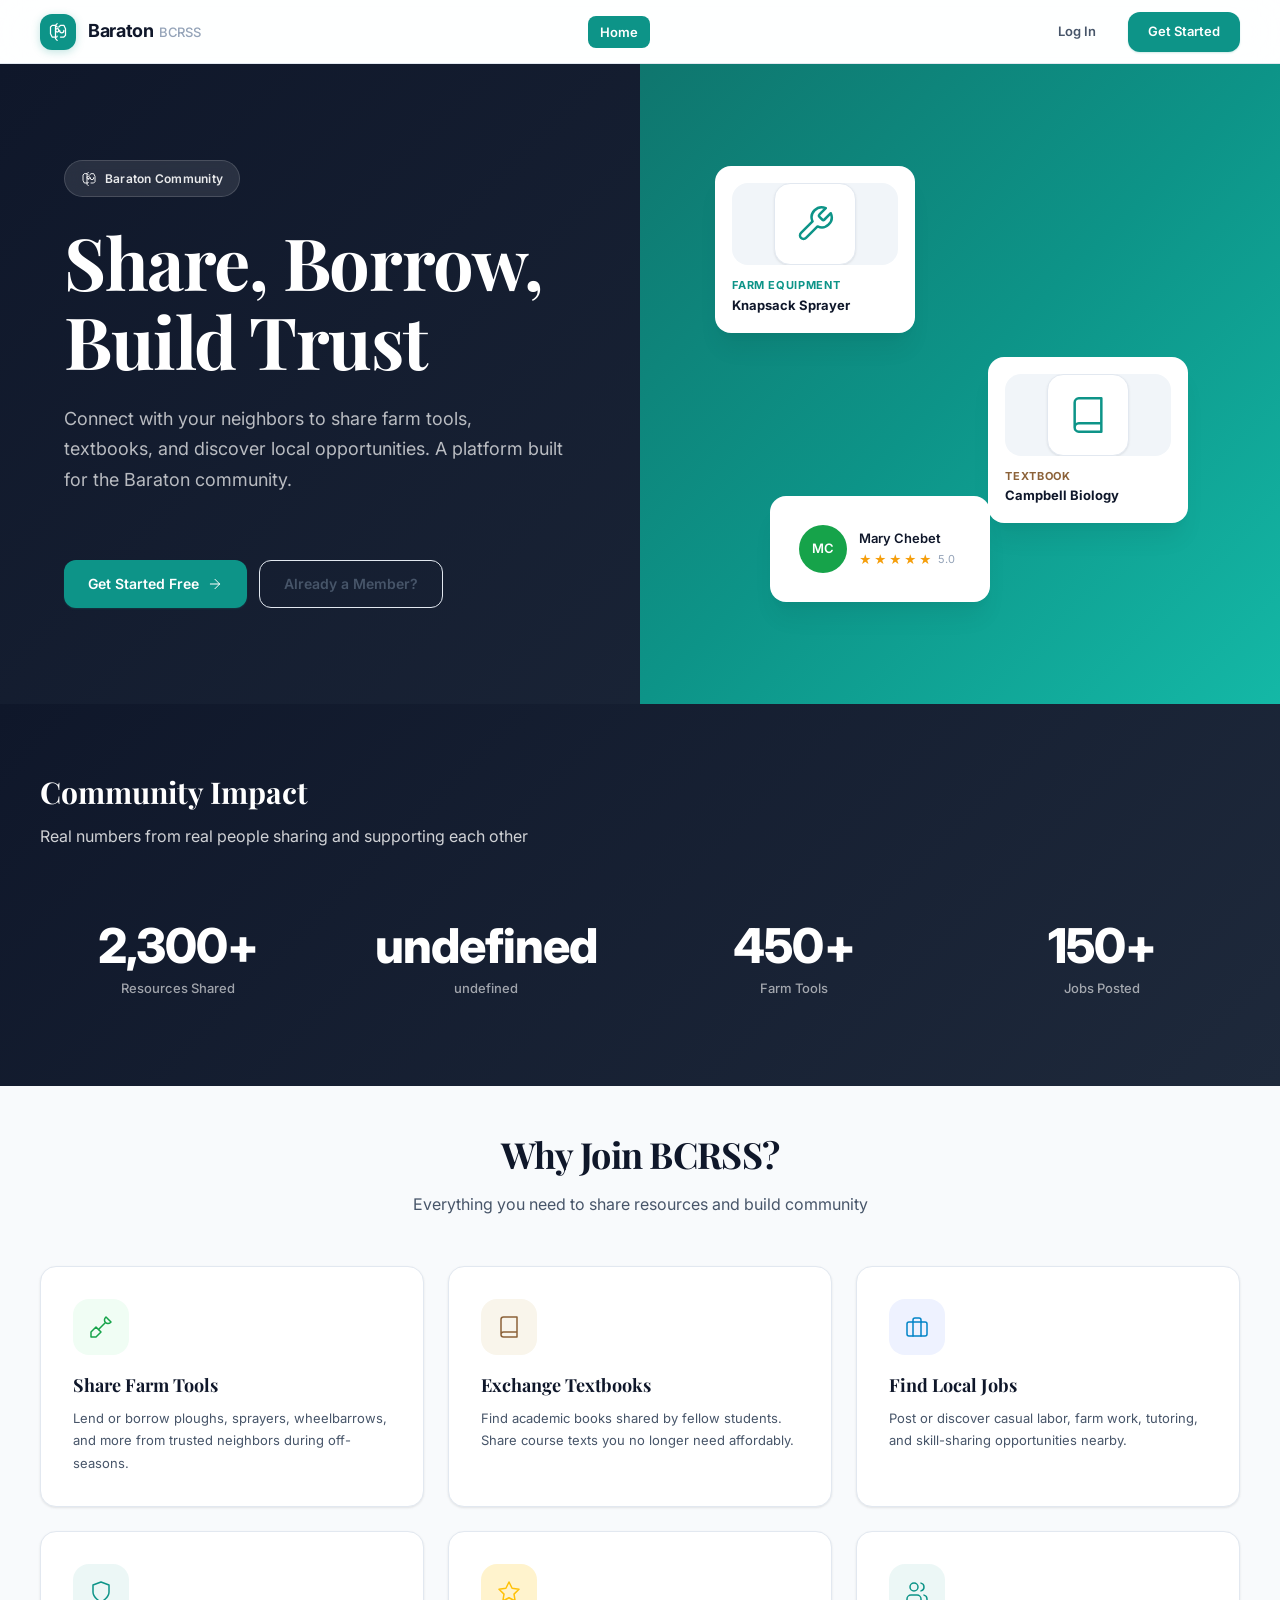
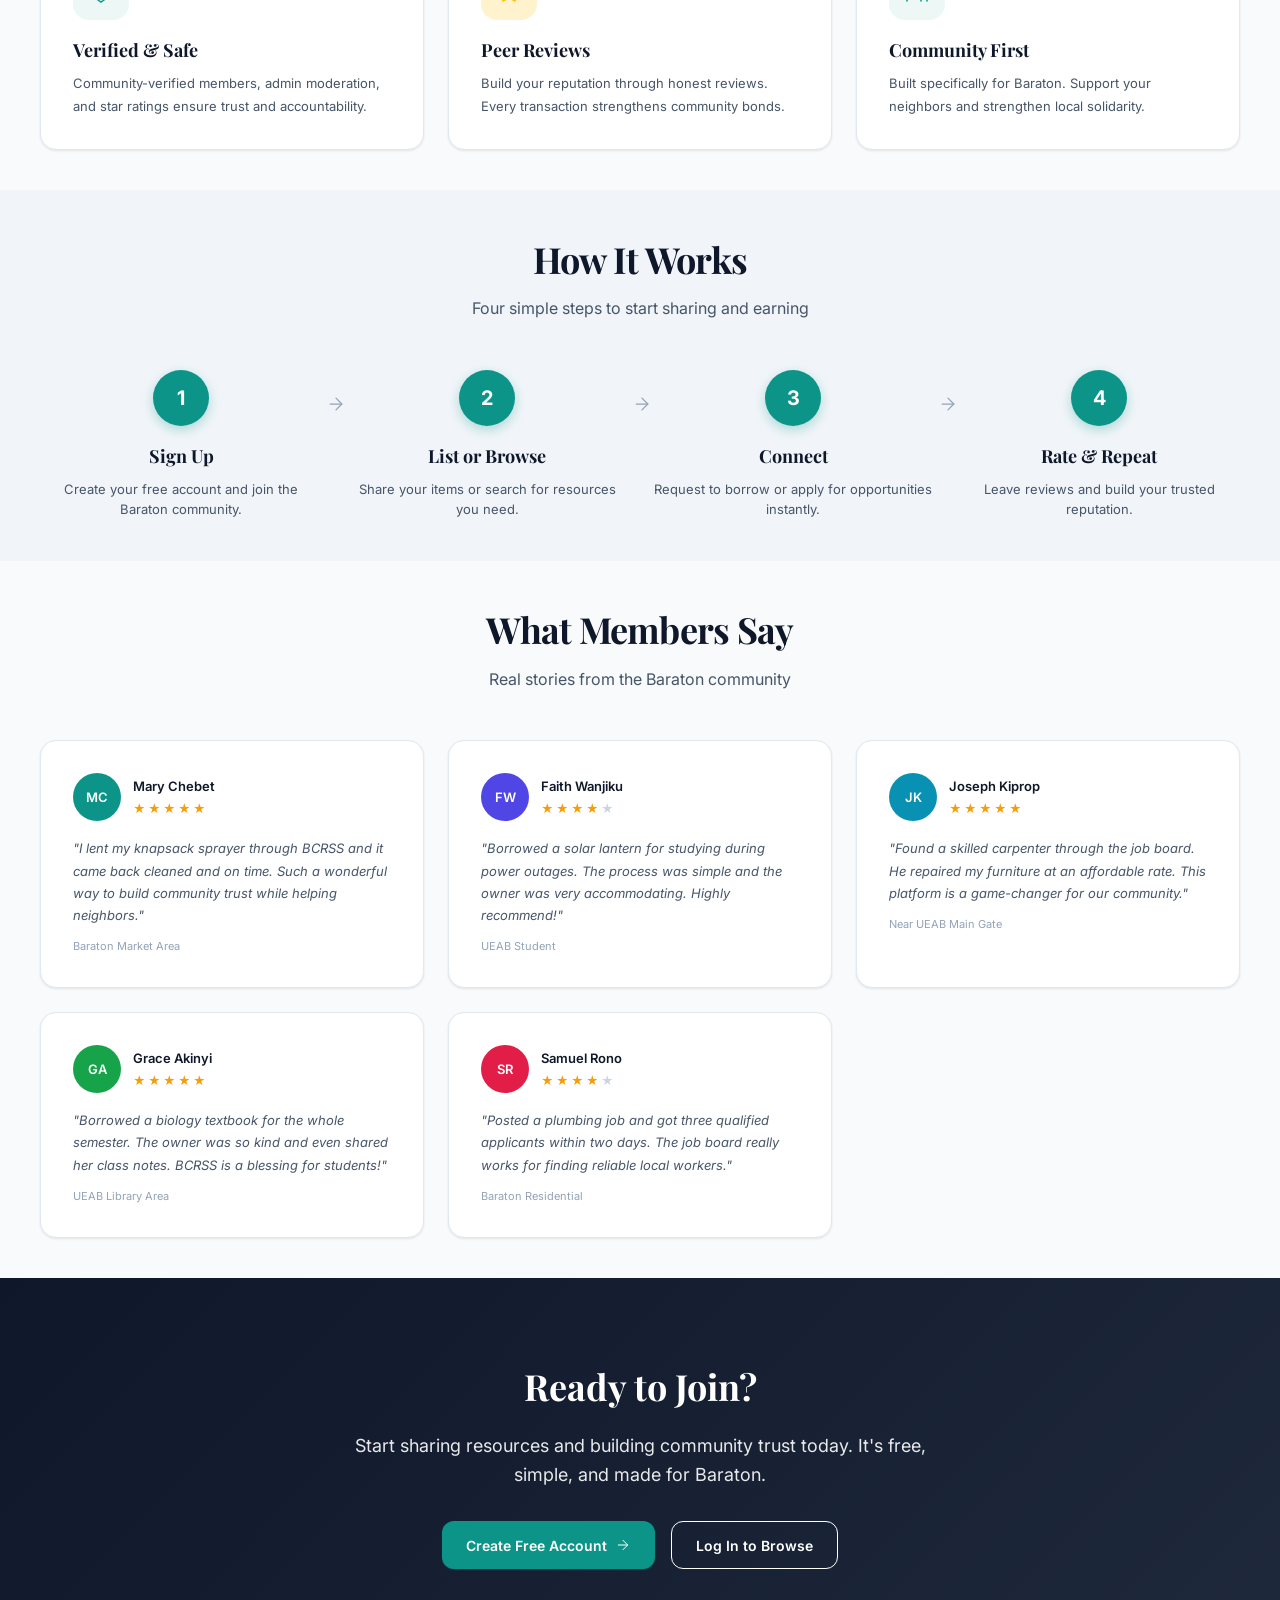
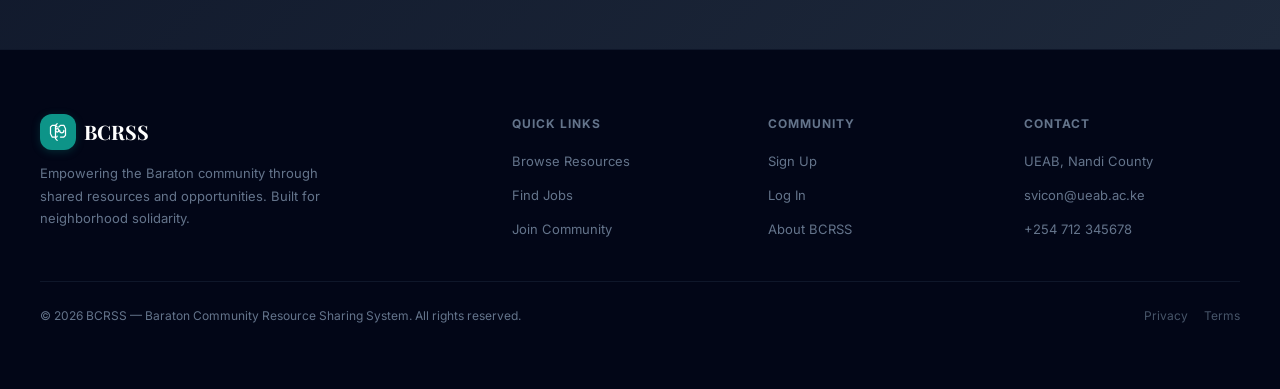
<file: frontend/index.html>
<!DOCTYPE html>
<html lang="en">
<head>
  <meta charset="UTF-8">
  <meta name="viewport" content="width=device-width, initial-scale=1.0">
  <meta name="description" content="Baraton Community Resource Sharing System — Share farm tools, textbooks, and opportunities within the Baraton community.">
  <meta name="theme-color" content="#fcfbf9">
  <title>BCRSS — Baraton Community Resource Sharing</title>

  <!-- Google Fonts -->
  <link rel="preconnect" href="https://fonts.googleapis.com">
  <link rel="preconnect" href="https://fonts.gstatic.com" crossorigin>
  <link href="https://fonts.googleapis.com/css2?family=Playfair+Display:ital,wght@0,400;0,500;0,600;0,700;0,800;1,400;1,500;1,600;1,700&family=Inter:wght@300;400;500;600;700;800&display=swap" rel="stylesheet">

  <link rel="stylesheet" href="css/style.css">
</head>
<body>
  <div id="app"></div>
  <div id="modal-container"></div>
  <div id="toast-container"></div>

  <script src="js/data.js"></script>
  <script src="js/api.js"></script>
  <script src="js/components.js"></script>
  <script src="js/app.js"></script>
</body>
</html>
</file>
<file: frontend/css/style.css>
/* ============================================
   BCRSS — 2026 Design System
   Baraton Community Resource Sharing System
   ============================================
   Design principles:
   - Warm, trustworthy, community-first
   - Premium, spacious, intentional
   - 8-point spacing system
   - Accessible (WCAG AA)
   - Responsive desktop → mobile
   ============================================ */

/* ---------- Design Tokens ---------- */
:root {
  /* Colors — Modern, clean, trustworthy */
  --green-50: #f0fdf4;
  --green-100: #dcfce7;
  --green-200: #bbf7d0;
  --green-300: #86efac;
  --green-400: #4ade80;
  --green-500: #22c55e;
  --green-600: #16a34a;
  --green-700: #15803d;
  --green-800: #166534;
  --green-900: #14532d;

  /* Brand — Refined teal/slate */
  --brand-50: #f0f9ff;
  --brand-100: #e0f2fe;
  --brand-200: #bae6fd;
  --brand-300: #7dd3fc;
  --brand-400: #38bdf8;
  --brand-500: #0ea5e9;
  --brand-600: #0284c7;
  --brand-700: #0369a1;
  --brand-800: #075985;
  --brand-900: #0c4a6e;

  --pistel-blue: #0f172a;
  --sky-blue: #f8fafc;
  --ink-black: #020617;

  --color-primary: #0d9488;
  --color-primary-hover: #0f766e;
  --color-primary-active: #115e59;
  --color-primary-light: rgba(13, 148, 136, 0.08);
  --color-primary-lighter: rgba(13, 148, 136, 0.04);
  --color-primary-glow: rgba(13, 148, 136, 0.15);

  /* Neutrals — Warm slate */
  --neutral-50: #f8fafc;
  --neutral-100: #f1f5f9;
  --neutral-150: #e2e8f0;
  --neutral-200: #cbd5e1;
  --neutral-300: #94a3b8;
  --neutral-400: #64748b;
  --neutral-500: #475569;
  --neutral-600: #334155;
  --neutral-700: #1e293b;
  --neutral-800: #0f172a;
  --neutral-900: #020617;
  --neutral-950: #020617;

  --color-bg: #f8fafc;
  --color-surface: #ffffff;
  --color-text: #0f172a;
  --color-text-secondary: #475569;
  --color-text-tertiary: #94a3b8;
  --color-border: #e2e8f0;
  --color-border-light: #f1f5f9;
  --color-border-subtle: #f1f5f9;

  /* Semantic */
  --color-success: #16a34a;
  --color-success-bg: #f0fdf4;
  --color-warning: #d97706;
  --color-warning-bg: #fffbeb;
  --color-error: #dc2626;
  --color-error-bg: #fef2f2;
  --color-info: #0284c7;
  --color-info-bg: #f0f9ff;

  /* Typography */
  --font-serif: 'Playfair Display', Georgia, 'Times New Roman', serif;
  --font-sans: 'Inter', -apple-system, BlinkMacSystemFont, 'Segoe UI', system-ui, sans-serif;
  --font-display: var(--font-sans);

  /* Font sizes — 14px base */
  --fs-xs: 0.75rem;    /* 12px */
  --fs-sm: 0.8125rem;  /* 13px */
  --fs-base: 0.875rem; /* 14px */
  --fs-md: 1rem;        /* 16px */
  --fs-lg: 1.125rem;    /* 18px */
  --fs-xl: 1.25rem;     /* 20px */
  --fs-2xl: 1.5rem;     /* 24px */
  --fs-3xl: 1.875rem;   /* 30px */
  --fs-4xl: 2.25rem;    /* 36px */
  --fs-5xl: 3rem;       /* 48px */
  --fs-6xl: 3.75rem;    /* 60px */

  /* Spacing — 8-pt system */
  --space-0: 0;
  --space-1: 0.25rem;   /* 4px */
  --space-2: 0.5rem;    /* 8px */
  --space-3: 0.75rem;   /* 12px */
  --space-4: 1rem;      /* 16px */
  --space-5: 1.25rem;   /* 20px */
  --space-6: 1.5rem;    /* 24px */
  --space-8: 2rem;      /* 32px */
  --space-10: 2.5rem;   /* 40px */
  --space-12: 3rem;     /* 48px */
  --space-14: 3.5rem;   /* 56px */
  --space-16: 4rem;     /* 64px */
  --space-20: 5rem;     /* 80px */
  --space-24: 6rem;     /* 96px */

  /* Border radius — Modern rounded */
  --radius-sm: 8px;
  --radius-md: 12px;
  --radius-lg: 16px;
  --radius-xl: 20px;
  --radius-2xl: 24px;
  --radius-3xl: 32px;
  --radius-full: 9999px;

  /* Shadows — Soft, modern elevation */
  --shadow-xs: 0 1px 2px rgba(0, 0, 0, 0.04);
  --shadow-sm: 0 1px 3px rgba(0, 0, 0, 0.06), 0 1px 2px rgba(0, 0, 0, 0.04);
  --shadow-md: 0 4px 6px -1px rgba(0, 0, 0, 0.06), 0 2px 4px -2px rgba(0, 0, 0, 0.04);
  --shadow-lg: 0 10px 15px -3px rgba(0, 0, 0, 0.06), 0 4px 6px -4px rgba(0, 0, 0, 0.04);
  --shadow-xl: 0 20px 25px -5px rgba(0, 0, 0, 0.06), 0 8px 10px -6px rgba(0, 0, 0, 0.04);
  --shadow-2xl: 0 25px 50px -12px rgba(0, 0, 0, 0.15);
  --shadow-card: 0 1px 3px rgba(0, 0, 0, 0.06), 0 0 0 1px rgba(0, 0, 0, 0.04);
  --shadow-card-hover: 0 10px 25px -5px rgba(0, 0, 0, 0.08), 0 0 0 1px rgba(0, 0, 0, 0.06);

  /* Transitions */
  --ease-out: cubic-bezier(0.16, 1, 0.3, 1);
  --ease-in-out: cubic-bezier(0.65, 0, 0.35, 1);
  --ease-spring: cubic-bezier(0.34, 1.56, 0.64, 1);
  --duration-fast: 150ms;
  --duration-normal: 200ms;
  --duration-slow: 300ms;

  /* Layout */
  --container-max: 1280px;
  --container-padding: var(--space-6);
  --header-height: 64px;
  --header-height-scrolled: 56px;
}

@media (min-width: 768px) {
  :root {
    --container-padding: var(--space-8);
    --fs-6xl: 4.5rem;
  }
}

@media (min-width: 1024px) {
  :root {
    --container-padding: var(--space-10);
  }
}

/* ---------- Reset & Base ---------- */
*, *::before, *::after {
  margin: 0;
  padding: 0;
  box-sizing: border-box;
}

html {
  scroll-behavior: smooth;
  -webkit-font-smoothing: antialiased;
  -moz-osx-font-smoothing: grayscale;
  text-rendering: optimizeLegibility;
}

body {
  font-family: var(--font-sans);
  background: var(--color-bg);
  color: var(--color-text);
  line-height: 1.6;
  font-size: var(--fs-base);
  min-height: 100vh;
  -webkit-font-smoothing: antialiased;
  -moz-osx-font-smoothing: grayscale;
}

img { max-width: 100%; display: block; }
a { color: inherit; text-decoration: none; }
button { cursor: pointer; font-family: inherit; font-size: inherit; }
input, select, textarea { font-family: inherit; font-size: inherit; }

::selection {
  background: var(--color-primary);
  color: white;
}

:focus-visible {
  outline: 2px solid var(--color-primary);
  outline-offset: 2px;
  border-radius: var(--radius-sm);
}

/* ---------- Container ---------- */
.container {
  max-width: var(--container-max);
  margin: 0 auto;
  padding: 0 var(--container-padding);
}

/* ---------- Typography ---------- */
.font-serif { font-family: var(--font-serif); }
.font-sans { font-family: var(--font-sans); }

.text-xs   { font-size: var(--fs-xs); }
.text-sm   { font-size: var(--fs-sm); }
.text-base { font-size: var(--fs-base); }
.text-md   { font-size: var(--fs-md); }
.text-lg   { font-size: var(--fs-lg); }
.text-xl   { font-size: var(--fs-xl); }
.text-2xl  { font-size: var(--fs-2xl); }
.text-3xl  { font-size: var(--fs-3xl); }
.text-4xl  { font-size: var(--fs-4xl); }
.text-5xl  { font-size: var(--fs-5xl); }
.text-6xl  { font-size: var(--fs-6xl); }

.font-light   { font-weight: 300; }
.font-normal  { font-weight: 400; }
.font-medium  { font-weight: 500; }
.font-semibold { font-weight: 600; }
.font-bold    { font-weight: 700; }
.font-extrabold { font-weight: 800; }

.italic { font-style: italic; }

.tracking-tight  { letter-spacing: -0.02em; }
.tracking-normal { letter-spacing: 0; }
.tracking-wide   { letter-spacing: 0.03em; }
.tracking-wider  { letter-spacing: 0.06em; }

.leading-none    { line-height: 1; }
.leading-tight   { line-height: 1.15; }
.leading-snug    { line-height: 1.3; }
.leading-normal  { line-height: 1.6; }
.leading-relaxed { line-height: 1.7; }

.text-left   { text-align: left; }
.text-center { text-align: center; }
.text-right  { text-align: right; }

.uppercase { text-transform: uppercase; }
.capitalize { text-transform: capitalize; }

.truncate { overflow: hidden; text-overflow: ellipsis; white-space: nowrap; }

.line-clamp-1 {
  display: -webkit-box; -webkit-line-clamp: 1; -webkit-box-orient: vertical; overflow: hidden;
}
.line-clamp-2 {
  display: -webkit-box; -webkit-line-clamp: 2; -webkit-box-orient: vertical; overflow: hidden;
}
.line-clamp-3 {
  display: -webkit-box; -webkit-line-clamp: 3; -webkit-box-orient: vertical; overflow: hidden;
}
.line-clamp-4 {
  display: -webkit-box; -webkit-line-clamp: 4; -webkit-box-orient: vertical; overflow: hidden;
}

/* ---------- Text Colors ---------- */
.text-primary    { color: var(--color-primary); }
.text-secondary  { color: var(--color-text-secondary); }
.text-tertiary   { color: var(--color-text-tertiary); }
.text-dark       { color: var(--color-text); }
.text-white      { color: #fff; }
.text-error      { color: var(--color-error); }
.text-warning    { color: var(--color-warning); }
.text-success    { color: var(--color-success); }

/* ---------- Backgrounds ---------- */
.bg-page    { background: var(--color-bg); }
.bg-surface { background: var(--color-surface); }
.bg-primary { background: var(--color-primary); }
.bg-primary-light { background: var(--color-primary-light); }
.bg-primary-lighter { background: var(--color-primary-lighter); }

/* ---------- Spacing (8-pt system) ---------- */
.gap-1 { gap: var(--space-1); }
.gap-2 { gap: var(--space-2); }
.gap-3 { gap: var(--space-3); }
.gap-4 { gap: var(--space-4); }
.gap-5 { gap: var(--space-5); }
.gap-6 { gap: var(--space-6); }
.gap-8 { gap: var(--space-8); }
.gap-10 { gap: var(--space-10); }
.gap-12 { gap: var(--space-12); }

.mt-1 { margin-top: var(--space-1); }
.mt-2 { margin-top: var(--space-2); }
.mt-3 { margin-top: var(--space-3); }
.mt-4 { margin-top: var(--space-4); }
.mt-5 { margin-top: var(--space-5); }
.mt-6 { margin-top: var(--space-6); }
.mt-8 { margin-top: var(--space-8); }
.mt-10 { margin-top: var(--space-10); }
.mt-12 { margin-top: var(--space-12); }
.mt-16 { margin-top: var(--space-16); }

.mb-1 { margin-bottom: var(--space-1); }
.mb-2 { margin-bottom: var(--space-2); }
.mb-3 { margin-bottom: var(--space-3); }
.mb-4 { margin-bottom: var(--space-4); }
.mb-5 { margin-bottom: var(--space-5); }
.mb-6 { margin-bottom: var(--space-6); }
.mb-8 { margin-bottom: var(--space-8); }
.mb-10 { margin-bottom: var(--space-10); }
.mb-12 { margin-bottom: var(--space-12); }
.mb-16 { margin-bottom: var(--space-16); }

.p-2  { padding: var(--space-2); }
.p-3  { padding: var(--space-3); }
.p-4  { padding: var(--space-4); }
.p-5  { padding: var(--space-5); }
.p-6  { padding: var(--space-6); }
.p-8  { padding: var(--space-8); }
.p-10 { padding: var(--space-10); }

.px-3 { padding-left: var(--space-3); padding-right: var(--space-3); }
.px-4 { padding-left: var(--space-4); padding-right: var(--space-4); }
.px-5 { padding-left: var(--space-5); padding-right: var(--space-5); }
.px-6 { padding-left: var(--space-6); padding-right: var(--space-6); }
.px-8 { padding-left: var(--space-8); padding-right: var(--space-8); }

.py-2 { padding-top: var(--space-2); padding-bottom: var(--space-2); }
.py-3 { padding-top: var(--space-3); padding-bottom: var(--space-3); }
.py-4 { padding-top: var(--space-4); padding-bottom: var(--space-4); }
.py-5 { padding-top: var(--space-5); padding-bottom: var(--space-5); }
.py-6 { padding-top: var(--space-6); padding-bottom: var(--space-6); }
.py-8 { padding-top: var(--space-8); padding-bottom: var(--space-8); }
.py-10 { padding-top: var(--space-10); padding-bottom: var(--space-10); }
.py-12 { padding-top: var(--space-12); padding-bottom: var(--space-12); }
.py-16 { padding-top: var(--space-16); padding-bottom: var(--space-16); }
.py-20 { padding-top: var(--space-20); padding-bottom: var(--space-20); }
.py-24 { padding-top: var(--space-24); padding-bottom: var(--space-24); }

/* ---------- Flex & Grid ---------- */
.flex { display: flex; }
.flex-col { flex-direction: column; }
.flex-row { flex-direction: row; }
.flex-wrap { flex-wrap: wrap; }
.flex-1 { flex: 1; }
.items-center { align-items: center; }
.items-start { align-items: flex-start; }
.items-end { align-items: flex-end; }
.justify-center { justify-content: center; }
.justify-between { justify-content: space-between; }
.justify-end { justify-content: flex-end; }
.inline-flex { display: inline-flex; }

.grid { display: grid; }
.grid-cols-1 { grid-template-columns: repeat(1, 1fr); }
.grid-cols-2 { grid-template-columns: repeat(2, 1fr); }

/* ---------- Display ---------- */
.block { display: block; }
.hidden { display: none; }
.relative { position: relative; }
.absolute { position: absolute; }

/* ---------- Icon & Utility Sizing ---------- */
.w-3 { width: 0.75rem; }
.h-3 { height: 0.75rem; }
.w-4 { width: 1rem; }
.h-4 { height: 1rem; }
.w-5 { width: 1.25rem; }
.h-5 { height: 1.25rem; }
.w-6 { width: 1.5rem; }
.h-6 { height: 1.5rem; }
.w-8 { width: 2rem; }
.h-8 { height: 2rem; }
.w-10 { width: 2.5rem; }
.h-10 { height: 2.5rem; }
.w-12 { width: 3rem; }
.h-12 { height: 3rem; }

/* Ensure SVGs respect their parent's constraints */
svg.icon, svg[class*="w-"], svg[class*="h-"] {
  display: inline-block;
  vertical-align: middle;
  flex-shrink: 0;
}

/* ---------- Borders ---------- */
.rounded-sm { border-radius: var(--radius-sm); }
.rounded-md { border-radius: var(--radius-md); }
.rounded-lg { border-radius: var(--radius-lg); }
.rounded-xl { border-radius: var(--radius-xl); }
.rounded-2xl { border-radius: var(--radius-2xl); }
.rounded-3xl { border-radius: var(--radius-3xl); }
.rounded-full { border-radius: var(--radius-full); }

/* ---------- Shadows ---------- */
.shadow-sm  { box-shadow: var(--shadow-sm); }
.shadow-md  { box-shadow: var(--shadow-md); }
.shadow-lg  { box-shadow: var(--shadow-lg); }
.shadow-xl  { box-shadow: var(--shadow-xl); }
.shadow-card { box-shadow: var(--shadow-card); }

/* ---------- Transitions ---------- */
.transition { transition: all var(--duration-normal) var(--ease-out); }
.transition-transform { transition: transform var(--duration-normal) var(--ease-out); }
.transition-colors { transition: background-color var(--duration-fast) ease, color var(--duration-fast) ease, border-color var(--duration-fast) ease; }
.transition-shadow { transition: box-shadow var(--duration-normal) var(--ease-out); }
.transition-opacity { transition: opacity var(--duration-normal) var(--ease-out); }

/* ---------- Z-index ---------- */
.z-10 { z-index: 10; }
.z-20 { z-index: 20; }
.z-30 { z-index: 30; }
.z-40 { z-index: 40; }
.z-50 { z-index: 50; }

/* ---------- ============================================ 
   COMPONENTS
   ============================================ ---------- */

/* ---------- Navigation ---------- */
.app-header {
  position: sticky;
  top: 0;
  z-index: 40;
  width: 100%;
  background: rgba(255, 255, 255, 0.85);
  backdrop-filter: blur(20px) saturate(1.8);
  -webkit-backdrop-filter: blur(20px) saturate(1.8);
  border-bottom: 1px solid var(--color-border);
  transition: height var(--duration-normal) var(--ease-out), box-shadow var(--duration-normal) var(--ease-out);
  height: var(--header-height);
}

.app-header.scrolled {
  height: var(--header-height-scrolled);
  box-shadow: var(--shadow-sm);
}

.app-header-inner {
  display: flex;
  justify-content: space-between;
  align-items: center;
  height: 100%;
  padding: 0 var(--container-padding);
  max-width: var(--container-max);
  margin: 0 auto;
}

/* Logo */
.logo {
  display: flex;
  align-items: center;
  gap: var(--space-3);
  cursor: pointer;
  flex-shrink: 0;
}

.logo-icon {
  width: 36px;
  height: 36px;
  border-radius: var(--radius-md);
  background: var(--color-primary);
  color: white;
  display: flex;
  align-items: center;
  justify-content: center;
  transition: transform var(--duration-normal) var(--ease-spring);
  box-shadow: 0 2px 8px rgba(13, 148, 136, 0.25);
}

.logo:hover .logo-icon {
  transform: scale(1.08) rotate(-4deg);
}

.logo-text {
  font-family: var(--font-sans);
  font-size: var(--fs-lg);
  font-weight: 700;
  letter-spacing: -0.02em;
  color: var(--color-text);
  transition: color var(--duration-fast) ease;
}

.logo:hover .logo-text {
  color: var(--color-primary);
}

.logo-accent {
  font-family: var(--font-sans);
  font-size: var(--fs-sm);
  font-weight: 500;
  color: var(--color-text-tertiary);
  margin-left: 2px;
}

/* Desktop Navigation */
.nav-desktop {
  display: none;
}

@media (min-width: 768px) {
  .nav-desktop {
    display: flex;
    align-items: center;
    gap: var(--space-1);
  }
}

.nav-btn {
  position: relative;
  padding: var(--space-2) var(--space-3);
  border-radius: var(--radius-sm);
  font-size: var(--fs-sm);
  font-weight: 500;
  border: none;
  background: transparent;
  color: var(--color-text-secondary);
  transition: all var(--duration-fast) ease;
  display: flex;
  align-items: center;
  gap: var(--space-2);
  cursor: pointer;
  font-family: var(--font-sans);
}

.nav-btn:hover {
  background: var(--color-primary-light);
  color: var(--color-text);
}

.nav-btn.active {
  background: var(--color-primary);
  color: white;
  font-weight: 600;
}

/* Header Actions */
.header-actions {
  display: none;
  align-items: center;
  gap: var(--space-3);
}

@media (min-width: 768px) {
  .header-actions {
    display: flex;
  }
}

/* ---------- Buttons ---------- */
.btn {
  display: inline-flex;
  align-items: center;
  justify-content: center;
  gap: var(--space-2);
  padding: var(--space-2) var(--space-5);
  border-radius: var(--radius-md);
  font-size: var(--fs-sm);
  font-weight: 600;
  border: none;
  transition: all var(--duration-normal) var(--ease-out);
  cursor: pointer;
  text-decoration: none;
  line-height: 1.4;
  height: 40px;
  white-space: nowrap;
  position: relative;
}

.btn:active {
  transform: scale(0.98);
}

.btn:disabled {
  opacity: 0.5;
  cursor: not-allowed;
}

.btn-primary {
  background: var(--color-primary);
  color: white;
  box-shadow: 0 1px 2px rgba(13, 148, 136, 0.2);
}

.btn-primary:hover:not(:disabled) {
  background: var(--color-primary-hover);
  box-shadow: 0 4px 12px rgba(13, 148, 136, 0.3);
  transform: translateY(-1px);
}

.btn-primary:active:not(:disabled) {
  transform: translateY(0);
  box-shadow: 0 1px 2px rgba(13, 148, 136, 0.2);
}

.btn-secondary {
  background: var(--color-surface);
  color: var(--color-text);
  border: 1px solid var(--color-border);
  box-shadow: var(--shadow-xs);
}

.btn-secondary:hover:not(:disabled) {
  background: var(--neutral-100);
  border-color: var(--neutral-300);
  box-shadow: var(--shadow-sm);
}

.btn-outline {
  background: transparent;
  color: var(--color-text-secondary);
  border: 1px solid var(--color-border);
}

.btn-outline:hover {
  border-color: var(--neutral-300);
  color: var(--color-text);
  background: var(--neutral-50);
}

.btn-ghost {
  background: transparent;
  color: var(--color-text-secondary);
}

.btn-ghost:hover:not(:disabled) {
  background: var(--neutral-100);
  color: var(--color-text);
}

.btn-sm {
  height: 32px;
  padding: var(--space-1) var(--space-3);
  font-size: var(--fs-xs);
  border-radius: var(--radius-sm);
}

.btn-lg {
  height: 48px;
  padding: var(--space-3) var(--space-6);
  font-size: var(--fs-base);
  border-radius: var(--radius-md);
}

.btn-icon {
  width: 40px;
  height: 40px;
  padding: 0;
  display: inline-flex;
  align-items: center;
  justify-content: center;
  border-radius: var(--radius-md);
}

/* Share button in header */
.share-btn {
  display: inline-flex;
  align-items: center;
  gap: var(--space-2);
  height: 40px;
  padding: 0 var(--space-4);
  background: var(--color-primary);
  color: white;
  font-size: var(--fs-sm);
  font-weight: 600;
  border: none;
  border-radius: var(--radius-md);
  cursor: pointer;
  transition: all var(--duration-normal) var(--ease-out);
  box-shadow: 0 1px 2px rgba(13, 148, 136, 0.2);
}

.share-btn:hover {
  background: var(--color-primary-hover);
  box-shadow: 0 4px 12px rgba(13, 148, 136, 0.3);
  transform: translateY(-1px);
}

.share-btn:active {
  transform: translateY(0);
}

/* ---------- Profile / Avatar ---------- */
.profile-btn {
  display: flex;
  align-items: center;
  gap: var(--space-2);
  padding: var(--space-1);
  border-radius: var(--radius-md);
  border: none;
  background: transparent;
  cursor: pointer;
  transition: background var(--duration-fast) ease;
}

.profile-btn:hover {
  background: var(--neutral-100);
}

.avatar {
  width: 36px;
  height: 36px;
  border-radius: var(--radius-full);
  display: flex;
  align-items: center;
  justify-content: center;
  font-weight: 600;
  font-size: var(--fs-sm);
  color: white;
  flex-shrink: 0;
}

.avatar-sm {
  width: 28px;
  height: 28px;
  border-radius: var(--radius-full);
  display: flex;
  align-items: center;
  justify-content: center;
  font-weight: 600;
  font-size: 11px;
  color: white;
  flex-shrink: 0;
}

/* Avatar colors */
.bg-emerald { background: #059669; }
.bg-blue { background: #2563eb; }
.bg-indigo { background: #4f46e5; }
.bg-teal { background: #0d9488; }
.bg-cyan { background: #0891b2; }
.bg-orange { background: #ea580c; }
.bg-amber { background: #d97706; }
.bg-rose { background: #e11d48; }
.bg-violet { background: #7c3aed; }
.bg-green { background: #16a34a; }

/* ---------- Dropdown ---------- */
.dropdown-overlay {
  position: fixed;
  inset: 0;
  z-index: 30;
}

.dropdown-menu {
  position: absolute;
  right: 0;
  top: 100%;
  margin-top: var(--space-2);
  width: 260px;
  background: var(--color-surface);
  border: 1px solid var(--color-border);
  border-radius: var(--radius-lg);
  box-shadow: var(--shadow-xl);
  z-index: 40;
  overflow: hidden;
  animation: fadeSlideIn 0.15s var(--ease-out);
}

@keyframes fadeSlideIn {
  from {
    opacity: 0;
    transform: translateY(-8px) scale(0.96);
  }
  to {
    opacity: 1;
    transform: translateY(0) scale(1);
  }
}

.dropdown-header {
  padding: var(--space-4);
  border-bottom: 1px solid var(--color-border-light);
}

.dropdown-section {
  padding: var(--space-1);
}

.dropdown-item {
  width: 100%;
  text-align: left;
  padding: var(--space-2) var(--space-3);
  font-size: var(--fs-sm);
  color: var(--color-text-secondary);
  background: transparent;
  border: none;
  border-radius: var(--radius-sm);
  display: flex;
  align-items: center;
  gap: var(--space-2);
  transition: all var(--duration-fast) ease;
  cursor: pointer;
  font-family: var(--font-sans);
}

.dropdown-item:hover {
  background: var(--neutral-100);
  color: var(--color-text);
}

/* ---------- Mobile ---------- */
@media (max-width: 767px) {
  .mobile-actions {
    display: flex;
    align-items: center;
    gap: var(--space-2);
  }

  .mobile-menu-btn {
    display: flex;
    align-items: center;
    justify-content: center;
    width: 40px;
    height: 40px;
    border-radius: var(--radius-md);
    border: 1px solid var(--color-border);
    background: transparent;
    color: var(--color-text-secondary);
    cursor: pointer;
    transition: all var(--duration-fast) ease;
  }

  .mobile-menu-btn:hover {
    background: var(--neutral-100);
    border-color: var(--neutral-300);
  }

  .mobile-drawer {
    border-top: 1px solid var(--color-border);
    background: rgba(255, 255, 255, 0.98);
    backdrop-filter: blur(16px);
    padding: var(--space-4);
    animation: fadeSlideIn 0.15s var(--ease-out);
  }
}

/* ============================================ HERO ============================================ */
.hero-section {
  padding: var(--space-16) 0 var(--space-20);
  overflow: hidden;
  position: relative;
}



.hero-section::before {
  content: '';
  position: absolute;
  top: -50%;
  right: -20%;
  width: 600px;
  height: 600px;
  background: radial-gradient(circle, rgba(30, 109, 73, 0.04), transparent 70%);
  border-radius: 50%;
  pointer-events: none;
}

.hero-grid {
  display: grid;
  grid-template-columns: 1fr;
  gap: var(--space-12);
  align-items: center;
}

@media (min-width: 1024px) {
  .hero-grid {
    grid-template-columns: 1fr 1fr;
  }
}

.hero-badge {
  display: inline-flex;
  align-items: center;
  gap: var(--space-2);
  padding: var(--space-1) var(--space-3);
  border-radius: var(--radius-full);
  background: var(--color-primary-light);
  color: var(--color-primary);
  font-weight: 500;
  font-size: var(--fs-xs);
}

.hero-badge-text {
  font-weight: 600;
  text-transform: uppercase;
  letter-spacing: 0.05em;
  font-size: 10px;
}

.hero-title {
  font-family: var(--font-serif);
  font-size: var(--fs-5xl);
  font-weight: 700;
  color: var(--color-text);
  line-height: 1.08;
  letter-spacing: -0.03em;
}

@media (min-width: 640px) {
  .hero-title {
    font-size: var(--fs-6xl);
  }
}

.hero-title-highlight {
  color: var(--color-primary);
  font-style: italic;
}

.hero-desc {
  color: var(--color-text-secondary);
  font-size: var(--fs-lg);
  line-height: 1.7;
  max-width: 520px;
}

/* ---------- Hero Visual (Floating Cards) ---------- */
.hero-visual {
  position: relative;
  height: 480px;
  display: flex;
  align-items: center;
  justify-content: center;
}

.hero-visual-glow {
  position: absolute;
  width: 400px;
  height: 400px;
  background: radial-gradient(circle, rgba(30, 109, 73, 0.08), transparent 70%);
  border-radius: 50%;
  filter: blur(60px);
}

.hero-card {
  position: absolute;
  background: var(--color-surface);
  padding: var(--space-4);
  border-radius: var(--radius-lg);
  box-shadow: var(--shadow-lg);
  border: 1px solid var(--color-border-subtle);
  animation: float 6s var(--ease-in-out) infinite;
  transition: transform var(--duration-slow) var(--ease-out);
}

.hero-card:hover {
  transform: scale(1.03) !important;
}

.hero-card:nth-child(2) {
  animation-delay: -2s;
  animation-duration: 7s;
}

.hero-card:nth-child(3) {
  animation-delay: -4s;
  animation-duration: 5.5s;
}

.hero-card:nth-child(4) {
  animation-delay: -1s;
  animation-duration: 6.5s;
}

@keyframes float {
  0%, 100% { transform: translateY(0); }
  50% { transform: translateY(-12px); }
}

@keyframes floatDelayed1 {
  0%, 100% { transform: rotate(-4deg) translateX(-20px) translateY(-10px); }
  50% { transform: rotate(-4deg) translateX(-20px) translateY(-18px); }
}

@keyframes floatDelayed2 {
  0%, 100% { transform: rotate(3deg) translateX(30px) translateY(40px); }
  50% { transform: rotate(3deg) translateX(30px) translateY(32px); }
}

@keyframes floatDelayed3 {
  0%, 100% { transform: rotate(-2deg) translateX(-10px) translateY(80px); }
  50% { transform: rotate(-2deg) translateX(-10px) translateY(72px); }
}

@keyframes floatDelayed4 {
  0%, 100% { transform: rotate(1deg) translateX(20px) translateY(60px); }
  50% { transform: rotate(1deg) translateX(20px) translateY(52px); }
}

/* ---------- Stats Section ---------- */
.stats-section {
  padding: var(--space-16) 0;
  position: relative;
}

.stats-grid {
  display: grid;
  grid-template-columns: repeat(2, 1fr);
  gap: var(--space-6);
}

@media (min-width: 640px) {
  .stats-grid {
    grid-template-columns: repeat(4, 1fr);
  }
}

.stat-card {
  text-align: center;
  padding: var(--space-6);
}

.stat-number {
  font-family: var(--font-serif);
  font-size: var(--fs-4xl);
  font-weight: 700;
  color: var(--color-primary);
  line-height: 1;
  margin-bottom: var(--space-1);
}

.stat-label {
  font-size: var(--fs-sm);
  color: var(--color-text-secondary);
  font-weight: 500;
}

/* ---------- Section Headers ---------- */
.section-header {
  text-align: center;
  margin-bottom: var(--space-12);
}

.section-title {
  font-family: var(--font-serif);
  font-size: var(--fs-3xl);
  font-weight: 700;
  color: var(--color-text);
  letter-spacing: -0.02em;
  margin-bottom: var(--space-2);
}

@media (min-width: 640px) {
  .section-title {
    font-size: var(--fs-4xl);
  }
}

.section-subtitle {
  font-size: var(--fs-md);
  color: var(--color-text-secondary);
  max-width: 560px;
  margin: 0 auto;
}

.section-header-left {
  text-align: left;
  margin-bottom: var(--space-8);
}

.section-header-left .section-subtitle {
  margin: 0;
}

/* ---------- Feature Cards ---------- */
.features-grid {
  display: grid;
  grid-template-columns: 1fr;
  gap: var(--space-6);
}

@media (min-width: 640px) {
  .features-grid {
    grid-template-columns: repeat(2, 1fr);
  }
}

@media (min-width: 1024px) {
  .features-grid {
    grid-template-columns: repeat(3, 1fr);
  }
}

.feature-card {
  background: var(--color-surface);
  padding: var(--space-8);
  border-radius: var(--radius-xl);
  border: 1px solid var(--color-border-light);
  cursor: pointer;
  transition: all var(--duration-normal) var(--ease-out);
}

.feature-card:hover {
  border-color: var(--color-primary);
  box-shadow: var(--shadow-card-hover);
  transform: translateY(-4px);
}

.feature-icon {
  width: 48px;
  height: 48px;
  border-radius: var(--radius-lg);
  display: flex;
  align-items: center;
  justify-content: center;
  margin-bottom: var(--space-5);
}

/* ---------- How It Works ---------- */
.steps-grid {
  display: grid;
  grid-template-columns: 1fr;
  gap: var(--space-8);
  position: relative;
}

@media (min-width: 640px) {
  .steps-grid {
    grid-template-columns: repeat(2, 1fr);
  }
}

@media (min-width: 1024px) {
  .steps-grid {
    grid-template-columns: repeat(4, 1fr);
  }
}

.step-item {
  text-align: center;
  position: relative;
}

.step-number {
  width: 56px;
  height: 56px;
  border-radius: 50%;
  background: var(--color-primary);
  color: white;
  display: flex;
  align-items: center;
  justify-content: center;
  font-weight: 700;
  font-size: var(--fs-xl);
  margin: 0 auto var(--space-5);
  position: relative;
  z-index: 10;
  box-shadow: 0 4px 12px rgba(30, 109, 73, 0.2);
}

.step-connector {
  display: none;
}

@media (min-width: 1024px) {
  .step-connector {
    display: block;
    position: absolute;
    top: 28px;
    height: 2px;
    background: var(--color-border-light);
    z-index: 0;
  }
}

.step-title {
  font-family: var(--font-serif);
  font-size: var(--fs-lg);
  font-weight: 700;
  color: var(--color-text);
  margin-bottom: var(--space-2);
}

.step-desc {
  font-size: var(--fs-sm);
  color: var(--color-text-secondary);
  line-height: 1.7;
  max-width: 240px;
  margin: 0 auto;
}

/* ---------- Resource Cards ---------- */
.resource-card {
  background: var(--color-surface);
  border-radius: var(--radius-xl);
  overflow: hidden;
  border: 1px solid var(--color-border-light);
  transition: all var(--duration-normal) var(--ease-out);
  display: flex;
  flex-direction: column;
  box-shadow: var(--shadow-card);
}

/* Add these new rules to constrain icons */
.resource-card svg {
  width: 48px;
  height: 48px;
  flex-shrink: 0;
}

.resource-card .icon {
  width: 48px;
  height: 48px;
  flex-shrink: 0;
}

.resource-card:hover {
  border-color: var(--green-200);
  box-shadow: var(--shadow-card-hover);
  transform: translateY(-4px) scale(1.01);
}

.resource-card-image {
  position: relative;
  height: 200px;
  overflow: hidden;
  background: var(--neutral-100);
}

.resource-card-body {
  padding: var(--space-5);
  flex: 1;
  display: flex;
  flex-direction: column;
}

.resource-card-meta {
  display: flex;
  align-items: center;
  gap: var(--space-2);
  margin-bottom: var(--space-3);
}

/* ---------- Job Cards ---------- */
.job-card {
  background: var(--color-surface);
  padding: var(--space-6);
  border-radius: var(--radius-xl);
  border: 1px solid var(--color-border-light);
  transition: all var(--duration-normal) var(--ease-out);
  display: flex;
  flex-direction: column;
  box-shadow: var(--shadow-card);
}

/* Add these new rules to constrain icons */
.job-card svg {
  width: 48px;
  height: 48px;
  flex-shrink: 0;
}

.job-card .icon {
  width: 48px;
  height: 48px;
  flex-shrink: 0;
}

.job-card:hover {
  border-color: var(--green-200);
  box-shadow: var(--shadow-card-hover);
  transform: translateY(-4px) scale(1.01);
}

/* ---------- Testimonial Cards ---------- */
.testimonial-card {
  background: var(--color-surface);
  padding: var(--space-8);
  border-radius: var(--radius-xl);
  border: 1px solid var(--color-border-light);
  box-shadow: var(--shadow-card);
  transition: all var(--duration-normal) var(--ease-out);
}

.testimonial-card:hover {
  box-shadow: var(--shadow-card-hover);
  transform: translateY(-3px) scale(1.005);
}

/* ---------- Category Tags ---------- */
.cat-tag {
  display: inline-flex;
  font-size: 10px;
  font-weight: 700;
  text-transform: uppercase;
  letter-spacing: 0.06em;
  padding: var(--space-1) var(--space-2);
  border-radius: var(--radius-sm);
}

.cat-tag-farm {
  background: var(--color-primary-lighter);
  color: var(--color-primary);
}

.cat-tag-textbook {
  background: #f9f5eb;
  color: #8c6239;
}

.cat-tag-household {
  background: #faf6f0;
  color: #b8860b;
}

/* ---------- Badges ---------- */
.badge {
  display: inline-flex;
  padding: 2px 10px;
  border-radius: var(--radius-full);
  font-size: 11px;
  font-weight: 600;
  letter-spacing: 0.02em;
}

.badge-available {
  background: var(--color-success-bg);
  color: var(--color-success);
}

.badge-borrowed {
  background: var(--color-warning-bg);
  color: var(--color-warning);
}

.badge-open {
  background: var(--color-success-bg);
  color: var(--color-success);
}

.badge-filled {
  background: var(--neutral-100);
  color: var(--neutral-500);
}

.badge-pending {
  background: #fefae8;
  color: #b8860b;
}

.badge-approved {
  background: #edf7f2;
  color: #1e6d49;
}

.badge-declined {
  background: #fef5f0;
  color: #c2410c;
}

.badge-returned {
  background: var(--neutral-100);
  color: var(--neutral-500);
}

.badge-admin {
  background: #eef2ff;
  color: #4f46e5;
}

.badge-member {
  background: var(--neutral-100);
  color: var(--neutral-500);
}

/* ---------- Stars (Reviews) ---------- */
.star {
  color: var(--neutral-200);
}

.star.filled {
  color: #f59e0b;
  fill: #f59e0b;
}

/* ---------- Icon Placeholder ---------- */
.icon-placeholder {
  display: flex;
  align-items: center;
  justify-content: center;
  position: relative;
  overflow: hidden;
  transition: all var(--duration-normal) var(--ease-out);
}

.icon-placeholder .icon-circle {
  padding: var(--space-5);
  background: rgba(255, 255, 255, 0.7);
  backdrop-filter: blur(8px);
  border-radius: var(--radius-lg);
  box-shadow: var(--shadow-sm);
  border: 1px solid rgba(255, 255, 255, 0.5);
  transform: scale(1);
  transition: transform var(--duration-normal) var(--ease-spring);
}

.icon-placeholder:hover .icon-circle {
  transform: scale(1.06);
}

/* ---------- Filter Bar ---------- */
.filter-bar {
  background: var(--color-surface);
  padding: var(--space-5);
  border-radius: var(--radius-lg);
  border: 1px solid var(--color-border-light);
  box-shadow: var(--shadow-sm);
  margin-bottom: var(--space-8);
  transition: all var(--duration-normal) var(--ease-out);
}

.filter-bar:hover {
  border-color: var(--green-200);
  box-shadow: var(--shadow-card);
}

/* ---------- Search Input ---------- */
.search-wrapper {
  position: relative;
}

.search-icon {
  position: absolute;
  left: 14px;
  top: 50%;
  transform: translateY(-50%);
  width: 16px;
  height: 16px;
  color: var(--color-text-tertiary);
  pointer-events: none;
}

.search-input {
  width: 100%;
  padding: var(--space-3) var(--space-4) var(--space-3) 42px;
  background: var(--neutral-50);
  border: 1px solid var(--color-border);
  border-radius: var(--radius-md);
  font-size: var(--fs-sm);
  outline: none;
  transition: all var(--duration-fast) ease;
  color: var(--color-text);
  font-weight: 500;
}

.search-input:hover:not(:focus) {
  border-color: var(--neutral-300);
  background: white;
}

.search-input:focus {
  border-color: var(--color-primary);
  box-shadow: 0 0 0 3px var(--color-primary-glow);
  background: white;
  transform: translateY(-1px);
}

.search-input::placeholder {
  color: var(--color-text-tertiary);
  font-weight: 400;
}

/* ---------- Form Elements ---------- */
.form-label {
  display: block;
  font-size: var(--fs-xs);
  font-weight: 600;
  color: var(--color-text);
  margin-bottom: var(--space-2);
  letter-spacing: 0.02em;
}

.input-field {
  width: 100%;
  padding: var(--space-3) var(--space-4);
  background: var(--color-surface);
  border: 1px solid var(--color-border);
  border-radius: var(--radius-md);
  font-size: var(--fs-sm);
  outline: none;
  transition: all var(--duration-fast) ease;
  color: var(--color-text);
  font-weight: 500;
}

.input-field:hover:not(:focus) {
  border-color: var(--neutral-300);
  background: var(--neutral-50);
}

.input-field:focus {
  border-color: var(--color-primary);
  box-shadow: 0 0 0 3px var(--color-primary-glow);
  background: var(--color-surface);
  transform: translateY(-1px);
}

.input-field::placeholder {
  color: var(--color-text-tertiary);
  font-weight: 400;
}

.textarea-field {
  width: 100%;
  padding: var(--space-3) var(--space-4);
  background: var(--color-surface);
  border: 1px solid var(--color-border);
  border-radius: var(--radius-md);
  font-size: var(--fs-sm);
  outline: none;
  resize: vertical;
  min-height: 100px;
  transition: all var(--duration-fast) ease;
  color: var(--color-text);
  font-weight: 500;
  line-height: 1.6;
}

.textarea-field:hover:not(:focus) {
  border-color: var(--neutral-300);
  background: var(--neutral-50);
}

.textarea-field:focus {
  border-color: var(--color-primary);
  box-shadow: 0 0 0 3px var(--color-primary-glow);
  background: var(--color-surface);
  transform: translateY(-1px);
}

.select-field {
  width: 100%;
  padding: var(--space-3) var(--space-4);
  padding-right: 40px;
  background: var(--color-surface);
  border: 1px solid var(--color-border);
  border-radius: var(--radius-md);
  font-size: var(--fs-sm);
  color: var(--color-text);
  outline: none;
  cursor: pointer;
  appearance: none;
  font-weight: 500;
  background-image: url("data:image/svg+xml,%3Csvg xmlns='http://www.w3.org/2000/svg' viewBox='0 0 24 24' fill='none' stroke='%23888' stroke-width='2' stroke-linecap='round' stroke-linejoin='round'%3E%3Cpolyline points='6 9 12 15 18 9'%3E%3C/polyline%3E%3C/svg%3E");
  background-position: right 12px center;
  background-size: 16px;
  background-repeat: no-repeat;
  transition: all var(--duration-fast) ease;
}

.select-field:hover:not(:focus) {
  border-color: var(--neutral-300);
  background-color: var(--neutral-50);
}

.select-field:focus {
  border-color: var(--color-primary);
  box-shadow: 0 0 0 3px var(--color-primary-glow);
  background-color: var(--color-surface);
  transform: translateY(-1px);
}

/* ---------- Modal ---------- */
.modal-overlay {
  position: fixed;
  inset: 0;
  z-index: 50;
  overflow-y: auto;
}

.modal-backdrop {
  position: fixed;
  inset: 0;
  background: rgba(26, 25, 23, 0.5);
  backdrop-filter: blur(4px);
  animation: fadeIn 0.2s ease;
}

@keyframes fadeIn {
  from { opacity: 0; }
  to { opacity: 1; }
}

.modal-container {
  display: flex;
  min-height: 100vh;
  padding: var(--space-6);
  align-items: center;
  justify-content: center;
}

.modal-panel {
  position: relative;
  background: var(--color-surface);
  border-radius: var(--radius-2xl);
  box-shadow: var(--shadow-xl);
  width: 100%;
  border: 1px solid var(--color-border);
  animation: modalIn 0.25s var(--ease-out);
  overflow: hidden;
}

@keyframes modalIn {
  from {
    opacity: 0;
    transform: scale(0.95) translateY(10px);
  }
  to {
    opacity: 1;
    transform: scale(1) translateY(0);
  }
}

.modal-panel-sm {
  max-width: 480px;
}

.modal-panel-md {
  max-width: 560px;
}

.modal-panel-lg {
  max-width: 640px;
}

.modal-header {
  display: flex;
  align-items: center;
  justify-content: space-between;
  padding: var(--space-5) var(--space-6);
  border-bottom: 1px solid var(--color-border-light);
}

.modal-body {
  padding: var(--space-6);
  display: flex;
  flex-direction: column;
  gap: var(--space-5);
}

.modal-footer {
  display: flex;
  justify-content: flex-end;
  gap: var(--space-3);
  padding-top: var(--space-5);
  border-top: 1px solid var(--color-border-light);
  margin-top: var(--space-4);
}

.modal-close {
  width: 32px;
  height: 32px;
  display: flex;
  align-items: center;
  justify-content: center;
  border-radius: var(--radius-sm);
  color: var(--color-text-tertiary);
  background: transparent;
  border: none;
  cursor: pointer;
  transition: all var(--duration-fast) ease;
}

.modal-close:hover {
  background: var(--neutral-100);
  color: var(--color-text);
}

/* ---------- Metric / Dashboard Cards ---------- */
.metric-card {
  background: var(--color-surface);
  padding: var(--space-6);
  border-radius: var(--radius-xl);
  border: 1px solid var(--color-border-light);
  box-shadow: var(--shadow-card);
  transition: all var(--duration-normal) var(--ease-out);
}

.metric-card:hover {
  box-shadow: var(--shadow-card-hover);
  transform: translateY(-3px) scale(1.01);
  border-color: var(--green-200);
}

.metric-icon {
  width: 44px;
  height: 44px;
  border-radius: var(--radius-lg);
  display: flex;
  align-items: center;
  justify-content: center;
  flex-shrink: 0;
  transition: transform var(--duration-normal) var(--ease-spring);
}

.metric-card:hover .metric-icon {
  transform: scale(1.1) rotate(-4deg);
}

.dashboard-card {
  background: var(--color-surface);
  border-radius: var(--radius-xl);
  border: 1px solid var(--color-border-light);
  padding: var(--space-6);
  box-shadow: var(--shadow-card);
}

/* ---------- Tabs ---------- */
.tab-bar {
  display: flex;
  gap: var(--space-1);
  border-bottom: 1px solid var(--color-border-light);
  margin-bottom: var(--space-8);
}

.tab-btn {
  padding: var(--space-3) var(--space-5);
  font-size: var(--fs-sm);
  font-weight: 600;
  border: none;
  background: transparent;
  color: var(--color-text-secondary);
  border-bottom: 2px solid transparent;
  cursor: pointer;
  transition: all var(--duration-fast) ease;
  margin-bottom: -1px;
  font-family: var(--font-sans);
  position: relative;
}

.tab-btn:hover {
  color: var(--color-text);
  border-bottom-color: var(--neutral-300);
}

.tab-btn.active {
  border-bottom-color: var(--color-primary);
  color: var(--color-primary);
  font-weight: 700;
}

.sub-tab-bar {
  display: flex;
  gap: var(--space-1);
}

.sub-tab-btn {
  padding: var(--space-2) var(--space-4);
  font-size: var(--fs-sm);
  font-weight: 600;
  border: none;
  background: transparent;
  border-radius: var(--radius-sm);
  color: var(--color-text-secondary);
  cursor: pointer;
  transition: all var(--duration-fast) ease;
  font-family: var(--font-sans);
}

.sub-tab-btn:hover {
  background: var(--neutral-100);
  color: var(--color-text);
  transform: translateY(-1px);
}

.sub-tab-btn.active {
  background: var(--color-primary-light);
  color: var(--color-primary);
  font-weight: 700;
  box-shadow: 0 1px 3px rgba(30, 109, 73, 0.1);
}

/* ---------- Admin Tab ---------- */
.admin-tab-btn {
  padding: var(--space-3) var(--space-5);
  font-size: var(--fs-sm);
  font-weight: 600;
  border: none;
  border-radius: var(--radius-md) var(--radius-md) 0 0;
  cursor: pointer;
  transition: all var(--duration-fast) ease;
  color: var(--color-text-secondary);
  background: transparent;
  font-family: var(--font-sans);
}

.admin-tab-btn:hover {
  color: var(--color-text);
}

.admin-tab-btn.active {
  background: var(--color-surface);
  border: 1px solid var(--color-border-light);
  border-bottom: none;
  color: var(--color-primary);
  font-weight: 700;
  box-shadow: var(--shadow-sm);
}

/* ---------- Table ---------- */
.data-table {
  width: 100%;
  text-align: left;
  border-collapse: separate;
  border-spacing: 0;
}

.data-table th {
  padding: var(--space-4) var(--space-5);
  font-size: var(--fs-xs);
  font-weight: 600;
  color: var(--color-text-secondary);
  text-transform: uppercase;
  letter-spacing: 0.05em;
  background: var(--neutral-50);
  border-bottom: 1px solid var(--color-border);
  position: sticky;
  top: 0;
}

.data-table td {
  padding: var(--space-4) var(--space-5);
  font-size: var(--fs-sm);
}

.data-table tbody tr {
  border-bottom: 1px solid var(--color-border-light);
  transition: all var(--duration-fast) ease;
}

.data-table tbody tr:last-child {
  border-bottom: none;
}

.data-table tbody tr:hover {
  background: var(--neutral-50);
  box-shadow: inset 0 0 0 1px var(--color-border);
}

.table-container {
  background: var(--color-surface);
  border-radius: var(--radius-lg);
  border: 1px solid var(--color-border-light);
  overflow: hidden;
  box-shadow: var(--shadow-card);
  transition: all var(--duration-normal) var(--ease-out);
}

/* ---------- Empty State ---------- */
.empty-state {
  background: var(--color-surface);
  border-radius: var(--radius-xl);
  border: 1px solid var(--color-border-light);
  padding: var(--space-16) var(--space-8);
  text-align: center;
  box-shadow: var(--shadow-card);
  transition: all var(--duration-normal) var(--ease-out);
}

.empty-state:hover {
  border-color: var(--green-200);
  box-shadow: var(--shadow-card-hover);
}

/* ---------- Loading States ---------- */
.skeleton {
  background: var(--neutral-100);
  border-radius: var(--radius-md);
  animation: shimmer 1.5s ease-in-out infinite;
  background-image: linear-gradient(
    90deg,
    var(--neutral-100) 0%,
    var(--neutral-150) 50%,
    var(--neutral-100) 100%
  );
  background-size: 200% 100%;
}

@keyframes shimmer {
  0% { background-position: -200% 0; }
  100% { background-position: 200% 0; }
}

.skeleton-text {
  height: 14px;
  width: 100%;
  margin-bottom: var(--space-2);
}

.skeleton-text-sm {
  height: 10px;
  width: 60%;
}

.skeleton-block {
  height: 200px;
  width: 100%;
}

.loading-spinner {
  width: 20px;
  height: 20px;
  border: 2px solid var(--color-border);
  border-top-color: var(--color-primary);
  border-radius: 50%;
  animation: spin 0.6s linear infinite;
}

@keyframes spin {
  from { transform: rotate(0deg); }
  to { transform: rotate(360deg); }
}

/* ---------- Footer ---------- */
.app-footer {
  background: var(--neutral-900);
  color: var(--neutral-300);
  padding: var(--space-16) 0;
  border-top: 1px solid var(--neutral-800);
}

.footer-grid {
  display: grid;
  grid-template-columns: 1fr;
  gap: var(--space-10);
}

@media (min-width: 768px) {
  .footer-grid {
    grid-template-columns: 2fr 1fr 1fr 1fr;
  }
}

.footer-brand {
  font-family: var(--font-serif);
  font-size: var(--fs-xl);
  font-weight: 700;
  color: white;
  margin-bottom: var(--space-3);
}

.footer-desc {
  font-size: var(--fs-sm);
  color: var(--neutral-400);
  line-height: 1.7;
  max-width: 320px;
}

.footer-heading {
  font-size: var(--fs-xs);
  font-weight: 700;
  text-transform: uppercase;
  letter-spacing: 0.08em;
  color: var(--neutral-500);
  margin-bottom: var(--space-4);
}

.footer-links {
  list-style: none;
  display: flex;
  flex-direction: column;
  gap: var(--space-3);
}

.footer-links a {
  font-size: var(--fs-sm);
  color: var(--neutral-400);
  transition: color var(--duration-fast) ease;
  text-decoration: none;
}

.footer-links a:hover {
  color: white;
}

.footer-bottom {
  margin-top: var(--space-10);
  padding-top: var(--space-6);
  border-top: 1px solid var(--neutral-800);
  display: flex;
  flex-direction: column;
  gap: var(--space-3);
  font-size: var(--fs-xs);
  color: var(--neutral-500);
}

@media (min-width: 768px) {
  .footer-bottom {
    flex-direction: row;
    justify-content: space-between;
    align-items: center;
  }
}

.footer-social {
  display: flex;
  gap: var(--space-3);
}

.footer-social a {
  width: 36px;
  height: 36px;
  border-radius: var(--radius-sm);
  display: flex;
  align-items: center;
  justify-content: center;
  color: var(--neutral-500);
  border: 1px solid var(--neutral-800);
  transition: all var(--duration-fast) ease;
}

.footer-social a:hover {
  border-color: var(--neutral-600);
  color: white;
  background: var(--neutral-800);
}

/* ---------- Responsive ---------- */
@media (min-width: 640px) {
  .sm\:flex-row { flex-direction: row; }
  .sm\:grid-cols-2 { grid-template-columns: repeat(2, 1fr); }
  .sm\:grid-cols-3 { grid-template-columns: repeat(3, 1fr); }
  .sm\:block { display: block; }
  .sm\:hidden { display: none; }
  .sm\:text-left { text-align: left; }
}

@media (min-width: 768px) {
  .md\:flex-row { flex-direction: row; }
  .md\:items-center { align-items: center; }
  .md\:justify-between { justify-content: space-between; }
  .md\:grid-cols-2 { grid-template-columns: repeat(2, 1fr); }
  .md\:grid-cols-3 { grid-template-columns: repeat(3, 1fr); }
  .md\:grid-cols-4 { grid-template-columns: repeat(4, 1fr); }
  .md\:grid-cols-12 { grid-template-columns: repeat(12, 1fr); }
  .md\:col-span-3 { grid-column: span 3; }
  .md\:col-span-4 { grid-column: span 4; }
  .md\:col-span-6 { grid-column: span 6; }
  .md\:col-span-8 { grid-column: span 8; }
  .md\:col-span-9 { grid-column: span 9; }
  .md\:block { display: block; }
  .md\:flex { display: flex; }
  .md\:hidden { display: none; }
  .md\:mt-0 { margin-top: 0; }
}

@media (min-width: 1024px) {
  .lg\:grid-cols-2 { grid-template-columns: repeat(2, 1fr); }
  .lg\:grid-cols-3 { grid-template-columns: repeat(3, 1fr); }
  .lg\:grid-cols-4 { grid-template-columns: repeat(4, 1fr); }
  .lg\:grid-cols-12 { grid-template-columns: repeat(12, 1fr); }
  .lg\:col-span-3 { grid-column: span 3; }
  .lg\:col-span-4 { grid-column: span 4; }
  .lg\:col-span-8 { grid-column: span 8; }
  .lg\:block { display: block; }
}

/* ---------- Page Sections ---------- */
.page-section {
  padding: var(--space-10) 0;
}

.section-divider {
  border: none;
  height: 1px;
  background: var(--color-border-light);
  margin: 0;
}

/* ---------- Misc ---------- */
.cursor-pointer { cursor: pointer; }
.select-none { user-select: none; }
.overflow-hidden { overflow: hidden; }
.break-words { word-break: break-word; }
.pointer-events-none { pointer-events: none; }
.opacity-0 { opacity: 0; }
.opacity-50 { opacity: 0.5; }
.no-scrollbar::-webkit-scrollbar { display: none; }
.no-scrollbar { -ms-overflow-style: none; scrollbar-width: none; }

/* ---------- BCRSS Theme Overrides ---------- */
body {
  background: var(--color-bg);
}

.stats-section,
.page-section {
  background: var(--color-bg);
}

.stat-card,
.feature-card,
.resource-card,
.job-card,
.testimonial-card,
.metric-card,
.dashboard-card,
.table-container,
.empty-state,
.filter-bar,
.modal-panel,
.dropdown-menu {
  background: var(--color-surface);
  border: 1px solid var(--color-border);
  border-radius: var(--radius-lg);
  box-shadow: var(--shadow-sm);
}

.feature-card:hover,
.resource-card:hover,
.job-card:hover,
.testimonial-card:hover,
.metric-card:hover,
.filter-bar:hover {
  border-color: var(--neutral-300);
  box-shadow: var(--shadow-md);
}

.resource-card-image,
.icon-placeholder {
  background: var(--neutral-100);
  color: var(--color-text-tertiary);
}

.icon-placeholder .icon-circle {
  background: var(--color-surface);
  color: var(--color-primary);
  border: 1px solid var(--color-border);
}

.cat-tag,
.badge {
  border: 1px solid var(--color-border);
  border-radius: var(--radius-full);
  background: var(--color-surface);
  color: var(--color-text-secondary);
}

.input-field,
.textarea-field,
.select-field {
  background-color: var(--color-surface);
  border: 1px solid var(--color-border);
  color: var(--color-text);
  border-radius: var(--radius-md);
  transition: border-color var(--duration-fast) ease, box-shadow var(--duration-fast) ease;
}

.input-field:focus,
.textarea-field:focus,
.select-field:focus {
  border-color: var(--color-primary);
  box-shadow: 0 0 0 3px var(--color-primary-light);
  outline: none;
}

.data-table th {
  background: var(--neutral-100);
  color: var(--color-text);
  font-weight: 600;
  font-size: var(--fs-xs);
  text-transform: uppercase;
  letter-spacing: 0.05em;
}

.data-table tbody tr:hover {
  background: var(--neutral-50);
}

.tab-btn.active,
.sub-tab-btn.active,
.admin-tab-btn.active {
  background: var(--color-primary);
  color: white;
  border-color: var(--color-primary);
}

.modal-backdrop {
  background: rgba(0, 0, 0, 0.5);
  backdrop-filter: blur(4px);
}

.app-footer {
  background: var(--neutral-900);
  color: var(--neutral-200);
}

.footer-desc,
.footer-links a,
.footer-bottom,
.footer-heading {
  color: var(--neutral-400);
}

.footer-social a {
  color: var(--neutral-300);
  border-color: var(--neutral-700);
}

/* ---------- LANDING PAGE STYLES ---------- */

/* Hero Section: Split Screen */
.landing-hero {
  display: grid;
  grid-template-columns: 1fr;
  gap: 0;
  min-height: 600px;
  background: linear-gradient(135deg, #0f172a 0%, #1e293b 100%);
}

@media (min-width: 1024px) {
  .landing-hero {
    grid-template-columns: 1fr 1fr;
    min-height: 640px;
  }
}

.landing-hero-left {
  background: transparent;
  color: white;
  display: flex;
  align-items: center;
  padding: var(--space-16);
}

@media (max-width: 1023px) {
  .landing-hero-left {
    padding: var(--space-12) var(--space-6);
    min-height: 400px;
  }
}

.landing-hero-right {
  background: linear-gradient(135deg, #0f766e 0%, #0d9488 50%, #14b8a6 100%);
  display: flex;
  align-items: center;
  justify-content: center;
  padding: var(--space-12);
  position: relative;
  overflow: hidden;
}

@media (max-width: 1023px) {
  .landing-hero-right {
    display: none;
  }
}

.landing-badge {
  display: inline-flex;
  align-items: center;
  gap: var(--space-2);
  padding: var(--space-2) var(--space-4);
  border-radius: var(--radius-full);
  background: rgba(255, 255, 255, 0.1);
  backdrop-filter: blur(8px);
  color: rgba(255, 255, 255, 0.9);
  font-weight: 600;
  font-size: var(--fs-xs);
  letter-spacing: 0.02em;
  margin-bottom: var(--space-6);
  border: 1px solid rgba(255, 255, 255, 0.15);
}

.landing-hero-title {
  font-family: var(--font-serif);
  font-size: var(--fs-5xl);
  font-weight: 700;
  color: white;
  line-height: 1.1;
  letter-spacing: -0.02em;
  margin-bottom: var(--space-6);
}

@media (min-width: 640px) {
  .landing-hero-title {
    font-size: var(--fs-6xl);
  }
}

.landing-hero-desc {
  font-size: var(--fs-lg);
  color: rgba(255, 255, 255, 0.7);
  line-height: 1.7;
  max-width: 500px;
  margin-bottom: var(--space-8);
}

.landing-hero-visual {
  position: relative;
  width: 100%;
  height: 100%;
  display: flex;
  align-items: center;
  justify-content: center;
}

.landing-visual-card {
  position: absolute;
  background: white;
  padding: var(--space-4);
  border-radius: var(--radius-lg);
  box-shadow: var(--shadow-xl);
  border: 1px solid rgba(255, 255, 255, 0.2);
  animation: landingFloat 6s ease-in-out infinite;
  transition: transform var(--duration-normal) ease;
}

.landing-visual-card:hover {
  transform: scale(1.05);
}

@keyframes landingFloat {
  0%, 100% { transform: translateY(0px); }
  50% { transform: translateY(-16px); }
}

.landing-visual-card:nth-child(1) {
  width: 200px;
  top: 10%;
  left: 5%;
  animation-delay: 0s;
}

.landing-visual-card:nth-child(2) {
  width: 200px;
  top: 45%;
  right: 8%;
  animation-delay: 0.6s;
}

.landing-visual-card:nth-child(3) {
  width: 220px;
  bottom: 10%;
  left: 15%;
  animation-delay: 1.2s;
}

/* Impact Section: Dark Stats */
.landing-impact {
  background: linear-gradient(135deg, #0f172a 0%, #1e293b 100%);
  padding: var(--space-16) 0;
}

.landing-impact-header {
  margin-bottom: var(--space-12);
}

.landing-stats-grid {
  display: grid;
  grid-template-columns: repeat(2, 1fr);
  gap: var(--space-8);
}

@media (min-width: 640px) {
  .landing-stats-grid {
    grid-template-columns: repeat(4, 1fr);
  }
}

.landing-stat-card {
  text-align: center;
  padding: var(--space-6);
}

.landing-stat-number {
  font-family: var(--font-sans);
  font-size: var(--fs-5xl);
  font-weight: 800;
  color: white;
  line-height: 1;
  margin-bottom: var(--space-2);
  letter-spacing: -0.02em;
}

.landing-stat-label {
  font-size: var(--fs-sm);
  color: rgba(255, 255, 255, 0.6);
  font-weight: 500;
}

/* Value Proposition Grid */
.landing-value-grid {
  display: grid;
  grid-template-columns: 1fr;
  gap: var(--space-6);
}

@media (min-width: 640px) {
  .landing-value-grid {
    grid-template-columns: repeat(2, 1fr);
  }
}

@media (min-width: 1024px) {
  .landing-value-grid {
    grid-template-columns: repeat(3, 1fr);
  }
}

.landing-value-card {
  background: var(--color-surface);
  border: 1px solid var(--color-border);
  border-radius: var(--radius-lg);
  padding: var(--space-8);
  transition: all var(--duration-normal) ease;
  box-shadow: var(--shadow-sm);
}

.landing-value-card:hover {
  border-color: var(--color-primary);
  box-shadow: var(--shadow-lg);
  transform: translateY(-4px);
}

.landing-value-icon {
  width: 56px;
  height: 56px;
  border-radius: var(--radius-lg);
  display: flex;
  align-items: center;
  justify-content: center;
  margin-bottom: var(--space-4);
}

/* Timeline */
.landing-timeline {
  display: grid;
  grid-template-columns: 1fr;
  gap: var(--space-6);
  position: relative;
}

@media (min-width: 768px) {
  .landing-timeline {
    grid-template-columns: repeat(2, 1fr);
  }
}

@media (min-width: 1024px) {
  .landing-timeline {
    grid-template-columns: repeat(4, 1fr);
  }
}

.landing-timeline-item {
  display: flex;
  flex-direction: column;
  align-items: center;
  text-align: center;
  position: relative;
}

.landing-timeline-number {
  width: 56px;
  height: 56px;
  border-radius: var(--radius-full);
  background: var(--color-primary);
  color: white;
  border: none;
  display: flex;
  align-items: center;
  justify-content: center;
  font-family: var(--font-sans);
  font-size: var(--fs-xl);
  font-weight: 700;
  margin-bottom: var(--space-4);
  box-shadow: 0 4px 12px rgba(13, 148, 136, 0.3);
}

.landing-timeline-content {
  flex: 1;
}

.landing-timeline-arrow {
  position: absolute;
  right: -24px;
  top: 24px;
  color: var(--neutral-300);
  display: none;
}

@media (min-width: 768px) {
  .landing-timeline-arrow {
    display: flex;
  }
}

@media (min-width: 1024px) {
  .landing-timeline-item:nth-child(4) .landing-timeline-arrow {
    display: none;
  }
}

/* CTA Section */
.landing-cta {
  background: linear-gradient(135deg, #0f172a 0%, #1e293b 100%);
  padding: var(--space-20) 0;
}

/* Responsive adjustments */
@media (max-width: 640px) {
  .landing-hero {
    min-height: auto;
  }

  .landing-hero-left {
    padding: var(--space-8) var(--space-4);
    min-height: auto;
  }
  
  .landing-hero-title {
    font-size: var(--fs-4xl);
  }
  
  .landing-hero-desc {
    font-size: var(--fs-base);
  }

  .landing-cta {
    padding: var(--space-12) 0;
  }
}

/* ---------- AUTHENTICATED HOMEPAGE STYLES ---------- */

.home-action-card {
  display: flex;
  align-items: center;
  gap: var(--space-4);
  background: var(--color-surface);
  padding: var(--space-5);
  border-radius: var(--radius-lg);
  border: 1px solid var(--color-border);
  cursor: pointer;
  transition: all var(--duration-normal) ease;
  box-shadow: var(--shadow-sm);
}

.home-action-card:hover {
  border-color: var(--color-primary);
  box-shadow: var(--shadow-md);
  transform: translateY(-2px);
}

.home-action-icon {
  width: 48px;
  height: 48px;
  border-radius: var(--radius-md);
  display: flex;
  align-items: center;
  justify-content: center;
  flex-shrink: 0;
}

.home-sidebar-job {
  background: var(--color-surface);
  padding: var(--space-4);
  border-radius: var(--radius-md);
  border: 1px solid var(--color-border);
  cursor: pointer;
  transition: all var(--duration-fast) ease;
}

.home-sidebar-job:hover {
  border-color: var(--color-primary);
  box-shadow: var(--shadow-sm);
}

/* ---------- Toast Notifications ---------- */
#toast-container {
  position: fixed;
  top: var(--space-6);
  right: var(--space-6);
  z-index: 9999;
  display: flex;
  flex-direction: column;
  gap: var(--space-3);
  pointer-events: none;
}

@media (max-width: 767px) {
  #toast-container {
    top: var(--space-4);
    right: var(--space-4);
    left: var(--space-4);
  }
}

.toast {
  display: flex;
  align-items: center;
  gap: var(--space-3);
  padding: var(--space-3) var(--space-5);
  background: var(--color-surface);
  border-radius: var(--radius-md);
  box-shadow: var(--shadow-lg);
  border: 1px solid var(--color-border);
  font-size: var(--fs-sm);
  font-weight: 500;
  color: var(--color-text);
  pointer-events: auto;
  animation: toastIn 0.3s var(--ease-out);
  max-width: 420px;
}

.toast.toast-exit {
  animation: toastOut 0.25s var(--ease-out) forwards;
}

.toast-success {
  border-left: 3px solid var(--color-success);
}

.toast-error {
  border-left: 3px solid var(--color-error);
}

.toast-info {
  border-left: 3px solid var(--color-info);
}

.toast-icon {
  flex-shrink: 0;
  width: 20px;
  height: 20px;
}

.toast-success .toast-icon { color: var(--color-success); }
.toast-error .toast-icon { color: var(--color-error); }
.toast-info .toast-icon { color: var(--color-info); }

.toast-message {
  flex: 1;
  line-height: 1.4;
}

.toast-close {
  flex-shrink: 0;
  width: 24px;
  height: 24px;
  display: flex;
  align-items: center;
  justify-content: center;
  border: none;
  background: transparent;
  color: var(--color-text-tertiary);
  border-radius: var(--radius-sm);
  cursor: pointer;
  transition: all var(--duration-fast) ease;
  font-size: 16px;
}

.toast-close:hover {
  background: var(--neutral-100);
  color: var(--color-text);
}

@keyframes toastIn {
  from {
    opacity: 0;
    transform: translateX(40px) scale(0.96);
  }
  to {
    opacity: 1;
    transform: translateX(0) scale(1);
  }
}

@keyframes toastOut {
  from {
    opacity: 1;
    transform: translateX(0) scale(1);
  }
  to {
    opacity: 0;
    transform: translateX(40px) scale(0.96);
  }
}

/* ---------- Dark Mode ---------- */
.dark,
.dark body {
  --color-bg: #0f172a;
  --color-surface: #1e293b;
  --color-text: #f1f5f9;
  --color-text-secondary: #94a3b8;
  --color-text-tertiary: #64748b;
  --color-border: #334155;
  --color-border-light: #1e293b;
  --color-border-subtle: #334155;
  --color-primary-light: rgba(13, 148, 136, 0.15);
  --color-primary-lighter: rgba(13, 148, 136, 0.08);
  --neutral-50: #1e293b;
  --neutral-100: #334155;
  --neutral-150: #475569;
  --neutral-200: #475569;
  --neutral-300: #64748b;
  --neutral-400: #94a3b8;
  --neutral-500: #94a3b8;
  --neutral-800: #1e293b;
  --neutral-900: #0f172a;
}

.dark body {
  background: var(--color-bg);
  color: var(--color-text);
}

.dark .app-header {
  background: rgba(15, 23, 42, 0.85);
  border-bottom-color: var(--color-border);
}

.dark .dropdown-menu {
  background: var(--color-surface);
  border-color: var(--color-border);
}

.dark .modal-panel {
  background: var(--color-surface);
  border-color: var(--color-border);
}

.dark .btn-secondary {
  background: var(--color-surface);
  color: var(--color-text);
  border-color: var(--color-border);
}

.dark .btn-secondary:hover:not(:disabled) {
  background: var(--neutral-100);
  border-color: var(--neutral-300);
}

.dark .btn-outline {
  border-color: var(--color-border);
  color: var(--color-text-secondary);
}

.dark .btn-outline:hover {
  border-color: var(--neutral-300);
  color: var(--color-text);
  background: var(--neutral-100);
}

.dark .search-input,
.dark .input-field,
.dark .textarea-field,
.dark .select-field {
  background: var(--color-surface);
  border-color: var(--color-border);
  color: var(--color-text);
}

.dark .search-input:focus,
.dark .input-field:focus,
.dark .textarea-field:focus,
.dark .select-field:focus {
  background: var(--color-surface);
  border-color: var(--color-primary);
}

.dark .resource-card,
.dark .job-card,
.dark .testimonial-card,
.dark .metric-card,
.dark .dashboard-card,
.dark .feature-card,
.dark .empty-state,
.dark .filter-bar {
  background: var(--color-surface);
  border-color: var(--color-border);
}

.dark .data-table th {
  background: var(--neutral-100);
  color: var(--color-text-secondary);
  border-bottom-color: var(--color-border);
}

.dark .data-table tbody tr {
  border-bottom-color: var(--color-border-light);
}

.dark .data-table tbody tr:hover {
  background: var(--neutral-100);
}

.dark .toast {
  background: var(--color-surface);
  border-color: var(--color-border);
  color: var(--color-text);
}

.dark .tab-btn,
.dark .sub-tab-btn,
.dark .admin-tab-btn {
  color: var(--color-text-secondary);
}

.dark .tab-btn:hover,
.dark .sub-tab-btn:hover,
.dark .admin-tab-btn:hover {
  color: var(--color-text);
}

.dark .tab-btn.active {
  color: var(--color-primary);
}

.dark .sub-tab-btn.active {
  background: var(--color-primary-light);
  color: var(--color-primary);
}

.dark .app-footer {
  background: #020617;
  border-top-color: var(--neutral-800);
}

/* ---------- Toggle Switch ---------- */
.toggle-switch {
  position: relative;
  width: 48px;
  height: 26px;
  flex-shrink: 0;
}

.toggle-switch input {
  opacity: 0;
  width: 0;
  height: 0;
}

.toggle-slider {
  position: absolute;
  cursor: pointer;
  inset: 0;
  background: var(--neutral-300);
  border-radius: 26px;
  transition: all var(--duration-fast) ease;
}

.toggle-slider::before {
  content: '';
  position: absolute;
  height: 20px;
  width: 20px;
  left: 3px;
  bottom: 3px;
  background: white;
  border-radius: 50%;
  transition: all var(--duration-fast) var(--ease-spring);
  box-shadow: 0 1px 3px rgba(0,0,0,0.15);
}

.toggle-switch input:checked + .toggle-slider {
  background: var(--color-primary);
}

.toggle-switch input:checked + .toggle-slider::before {
  transform: translateX(22px);
}
</file>
